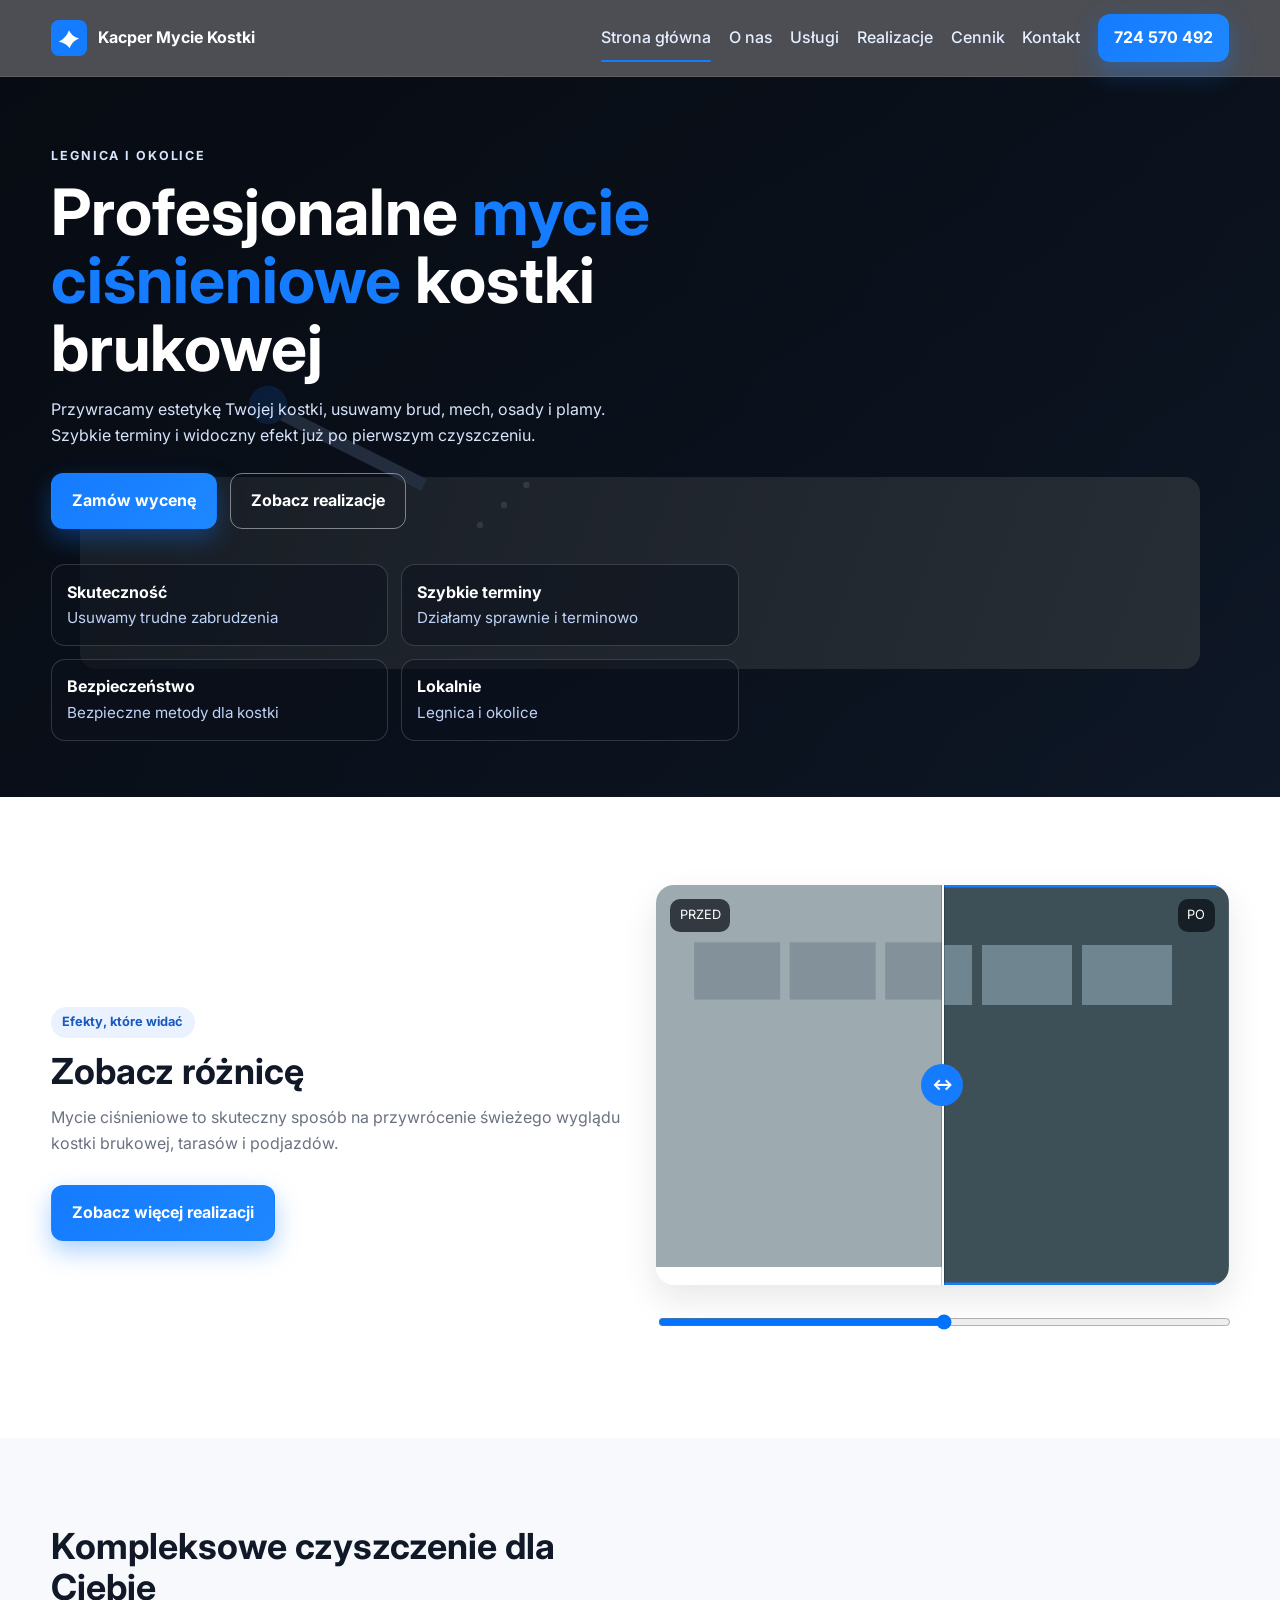
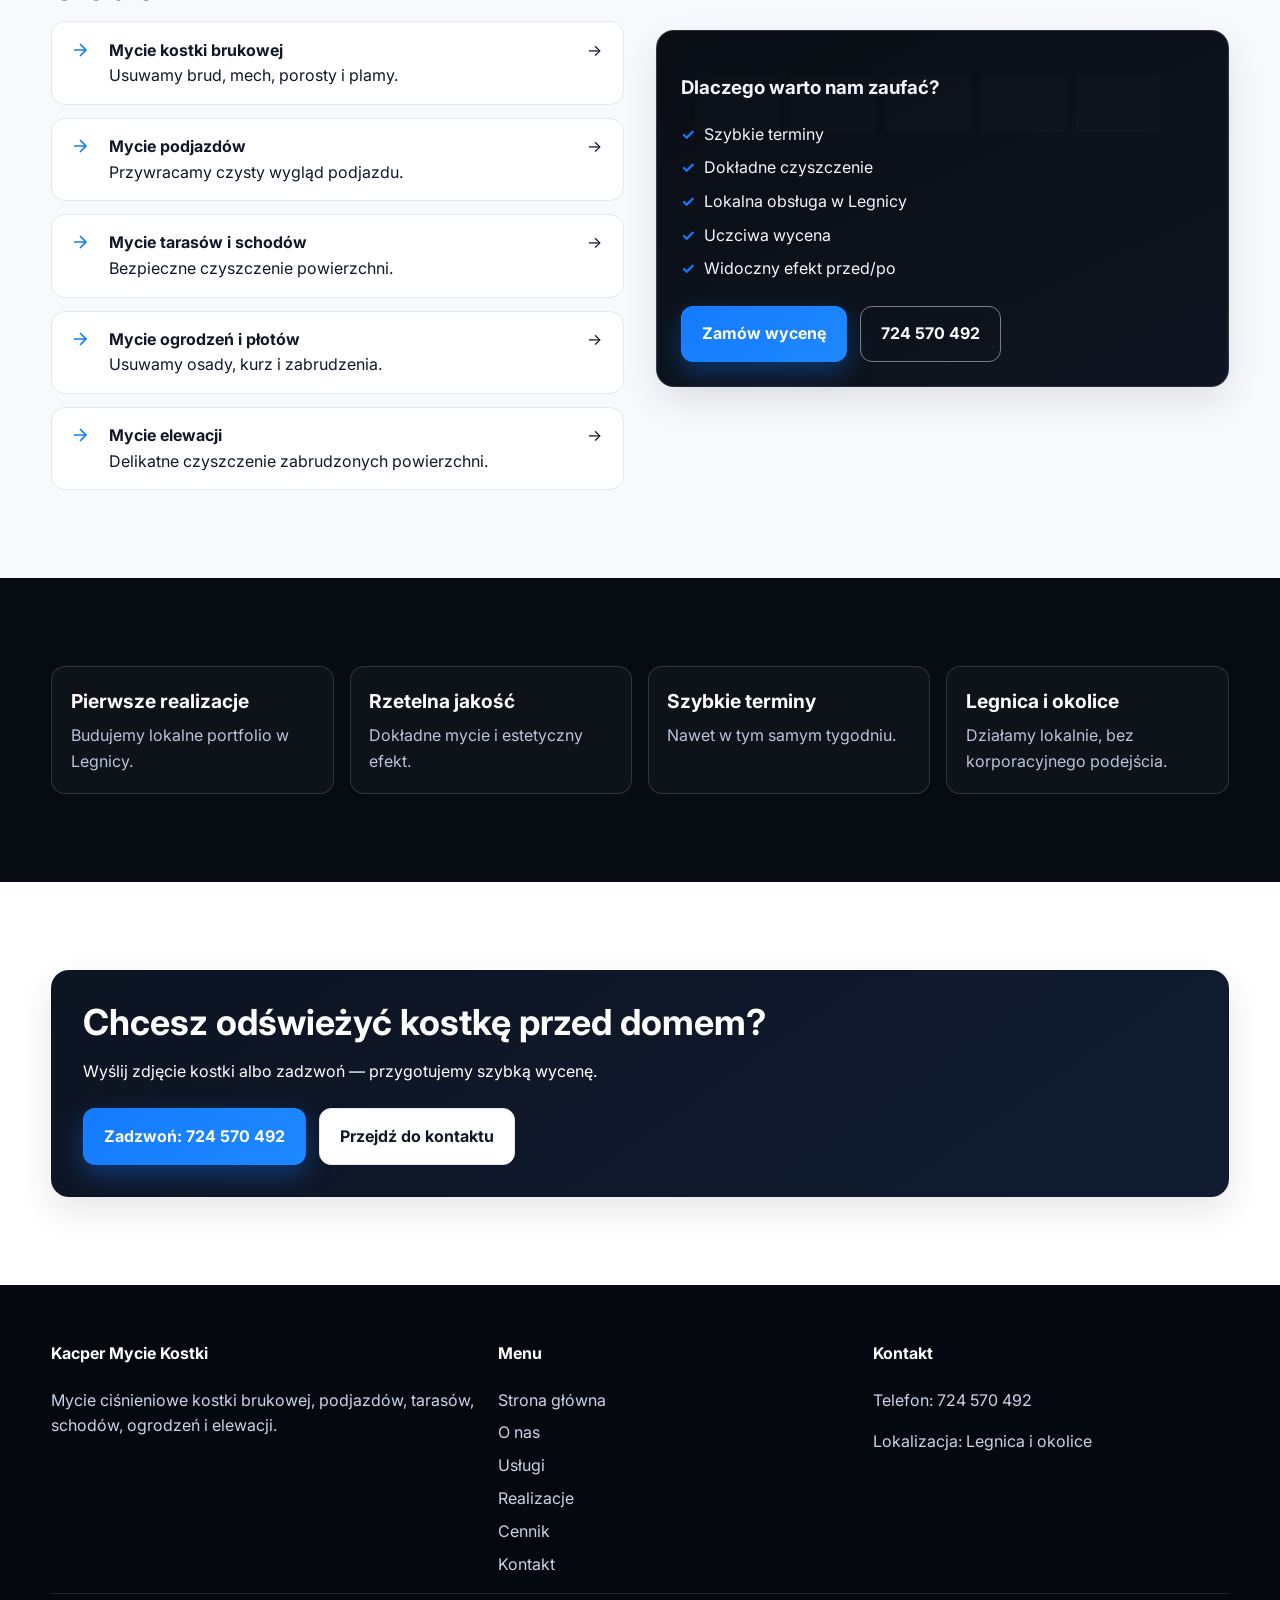
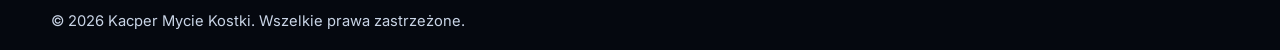
<file: index.html>
<!doctype html>
<html lang="pl">
<head>
  <meta charset="UTF-8" />
  <meta name="viewport" content="width=device-width, initial-scale=1.0" />
  <title>Kacper Mycie Kostki | Profesjonalne mycie ciśnieniowe kostki w Legnicy</title>
  <meta name="description" content="Profesjonalne mycie ciśnieniowe kostki brukowej, podjazdów i tarasów w Legnicy i okolicach. Szybkie terminy, widoczny efekt przed/po i szybka wycena telefoniczna." />
  <link rel="icon" type="image/svg+xml" href="assets/img/favicon.svg" />
  <link rel="preconnect" href="https://fonts.googleapis.com" />
  <link rel="preconnect" href="https://fonts.gstatic.com" crossorigin />
  <link href="https://fonts.googleapis.com/css2?family=Inter:wght@400;500;600;700;800&display=swap" rel="stylesheet" />
  <link rel="stylesheet" href="css/style.css" />
  <script type="application/ld+json">{"@context":"https://schema.org","@type":"LocalBusiness","name":"Kacper Mycie Kostki","areaServed":"Legnica i okolice","telephone":"+48724570492","url":"https://example.com/","description":"Mycie ciśnieniowe kostki brukowej, podjazdów, tarasów i innych powierzchni zewnętrznych.","serviceType":["mycie kostki brukowej","mycie podjazdów","mycie tarasów","mycie ciśnieniowe"]}</script>
</head>
<body data-page="home">
<header class="site-header"><div class="container navbar"><a class="logo" href="index.html"><img src="assets/img/logo.svg" alt="Logo Kacper Mycie Kostki" /><span>Kacper Mycie Kostki</span></a><button class="menu-toggle" aria-label="Otwórz menu" aria-expanded="false"><span></span><span></span><span></span></button><nav class="nav-menu"><a class="nav-link" data-page="home" href="index.html">Strona główna</a><a class="nav-link" data-page="o-nas" href="o-nas.html">O nas</a><a class="nav-link" data-page="uslugi" href="uslugi.html">Usługi</a><a class="nav-link" data-page="realizacje" href="realizacje.html">Realizacje</a><a class="nav-link" data-page="cennik" href="cennik.html">Cennik</a><a class="nav-link" data-page="kontakt" href="kontakt.html">Kontakt</a><a class="phone-btn" href="tel:+48724570492">724 570 492</a></nav></div></header>
<main>
<section class="hero"><div class="container hero-grid"><div class="reveal"><p class="eyebrow">Legnica i okolice</p><h1>Profesjonalne <span class="accent">mycie ciśnieniowe</span> kostki brukowej</h1><p>Przywracamy estetykę Twojej kostki, usuwamy brud, mech, osady i plamy. Szybkie terminy i widoczny efekt już po pierwszym czyszczeniu.</p><div class="hero-actions"><a class="btn btn-primary" href="kontakt.html">Zamów wycenę</a><a class="btn btn-outline" href="realizacje.html">Zobacz realizacje</a></div><div class="hero-benefits"><div class="benefit"><strong>Skuteczność</strong><span>Usuwamy trudne zabrudzenia</span></div><div class="benefit"><strong>Szybkie terminy</strong><span>Działamy sprawnie i terminowo</span></div><div class="benefit"><strong>Bezpieczeństwo</strong><span>Bezpieczne metody dla kostki</span></div><div class="benefit"><strong>Lokalnie</strong><span>Legnica i okolice</span></div></div></div></div></section>
<section class="section"><div class="container grid-2"><div class="reveal"><p class="pill">Efekty, które widać</p><h2 class="section-title">Zobacz różnicę</h2><p class="section-subtitle">Mycie ciśnieniowe to skuteczny sposób na przywrócenie świeżego wyglądu kostki brukowej, tarasów i podjazdów.</p><a class="btn btn-primary" href="realizacje.html">Zobacz więcej realizacji</a></div><div class="reveal"><div class="ba-wrapper"><img src="assets/img/before.svg" alt="Kostka brukowa przed myciem" /><div class="ba-after"><img src="assets/img/after.svg" alt="Kostka brukowa po myciu" /></div><div class="ba-tag before">PRZED</div><div class="ba-tag after">PO</div><div class="ba-line"></div><div class="ba-handle">↔</div></div><input id="ba-range" class="ba-range" type="range" min="0" max="100" value="50" aria-label="Suwak przed i po" /></div></div></section>
<section class="section section-muted"><div class="container grid-2"><div class="reveal"><h2 class="section-title">Kompleksowe czyszczenie dla Ciebie</h2><div class="service-list"><article class="service-item"><svg width="24" height="24" viewBox="0 0 24 24" fill="none"><path d="M6 12h12M12 6l6 6-6 6" stroke="currentColor" stroke-width="1.7"/></svg><div><strong>Mycie kostki brukowej</strong><br />Usuwamy brud, mech, porosty i plamy.</div><span>→</span></article><article class="service-item"><svg width="24" height="24" viewBox="0 0 24 24" fill="none"><path d="M6 12h12M12 6l6 6-6 6" stroke="currentColor" stroke-width="1.7"/></svg><div><strong>Mycie podjazdów</strong><br />Przywracamy czysty wygląd podjazdu.</div><span>→</span></article><article class="service-item"><svg width="24" height="24" viewBox="0 0 24 24" fill="none"><path d="M6 12h12M12 6l6 6-6 6" stroke="currentColor" stroke-width="1.7"/></svg><div><strong>Mycie tarasów i schodów</strong><br />Bezpieczne czyszczenie powierzchni.</div><span>→</span></article><article class="service-item"><svg width="24" height="24" viewBox="0 0 24 24" fill="none"><path d="M6 12h12M12 6l6 6-6 6" stroke="currentColor" stroke-width="1.7"/></svg><div><strong>Mycie ogrodzeń i płotów</strong><br />Usuwamy osady, kurz i zabrudzenia.</div><span>→</span></article><article class="service-item"><svg width="24" height="24" viewBox="0 0 24 24" fill="none"><path d="M6 12h12M12 6l6 6-6 6" stroke="currentColor" stroke-width="1.7"/></svg><div><strong>Mycie elewacji</strong><br />Delikatne czyszczenie zabrudzonych powierzchni.</div><span>→</span></article></div></div><div class="trust-card reveal"><h3>Dlaczego warto nam zaufać?</h3><ul class="tick-list"><li>Szybkie terminy</li><li>Dokładne czyszczenie</li><li>Lokalna obsługa w Legnicy</li><li>Uczciwa wycena</li><li>Widoczny efekt przed/po</li></ul><div class="hero-actions"><a class="btn btn-primary" href="kontakt.html">Zamów wycenę</a><a class="btn btn-outline" href="tel:+48724570492">724 570 492</a></div></div></div></section>
<section class="section section-dark"><div class="container stats-grid reveal"><article class="stat"><h3>Pierwsze realizacje</h3><p>Budujemy lokalne portfolio w Legnicy.</p></article><article class="stat"><h3>Rzetelna jakość</h3><p>Dokładne mycie i estetyczny efekt.</p></article><article class="stat"><h3>Szybkie terminy</h3><p>Nawet w tym samym tygodniu.</p></article><article class="stat"><h3>Legnica i okolice</h3><p>Działamy lokalnie, bez korporacyjnego podejścia.</p></article></div></section>
<section class="section"><div class="container cta-box reveal"><h2 class="section-title">Chcesz odświeżyć kostkę przed domem?</h2><p>Wyślij zdjęcie kostki albo zadzwoń — przygotujemy szybką wycenę.</p><div class="hero-actions"><a class="btn btn-primary" href="tel:+48724570492">Zadzwoń: 724 570 492</a><a class="btn btn-light" href="kontakt.html">Przejdź do kontaktu</a></div></div></section>
</main>
<footer class="site-footer"><div class="container footer-grid"><div><h4>Kacper Mycie Kostki</h4><p>Mycie ciśnieniowe kostki brukowej, podjazdów, tarasów, schodów, ogrodzeń i elewacji.</p></div><div><h4>Menu</h4><nav class="footer-nav"><a href="index.html">Strona główna</a><a href="o-nas.html">O nas</a><a href="uslugi.html">Usługi</a><a href="realizacje.html">Realizacje</a><a href="cennik.html">Cennik</a><a href="kontakt.html">Kontakt</a></nav></div><div><h4>Kontakt</h4><p>Telefon: <a href="tel:+48724570492">724 570 492</a></p><p>Lokalizacja: Legnica i okolice</p></div></div><div class="container footer-bottom">© <span id="year">2026</span> Kacper Mycie Kostki. Wszelkie prawa zastrzeżone.</div></footer>
<script src="js/main.js"></script>
</body>
</html>
</file>
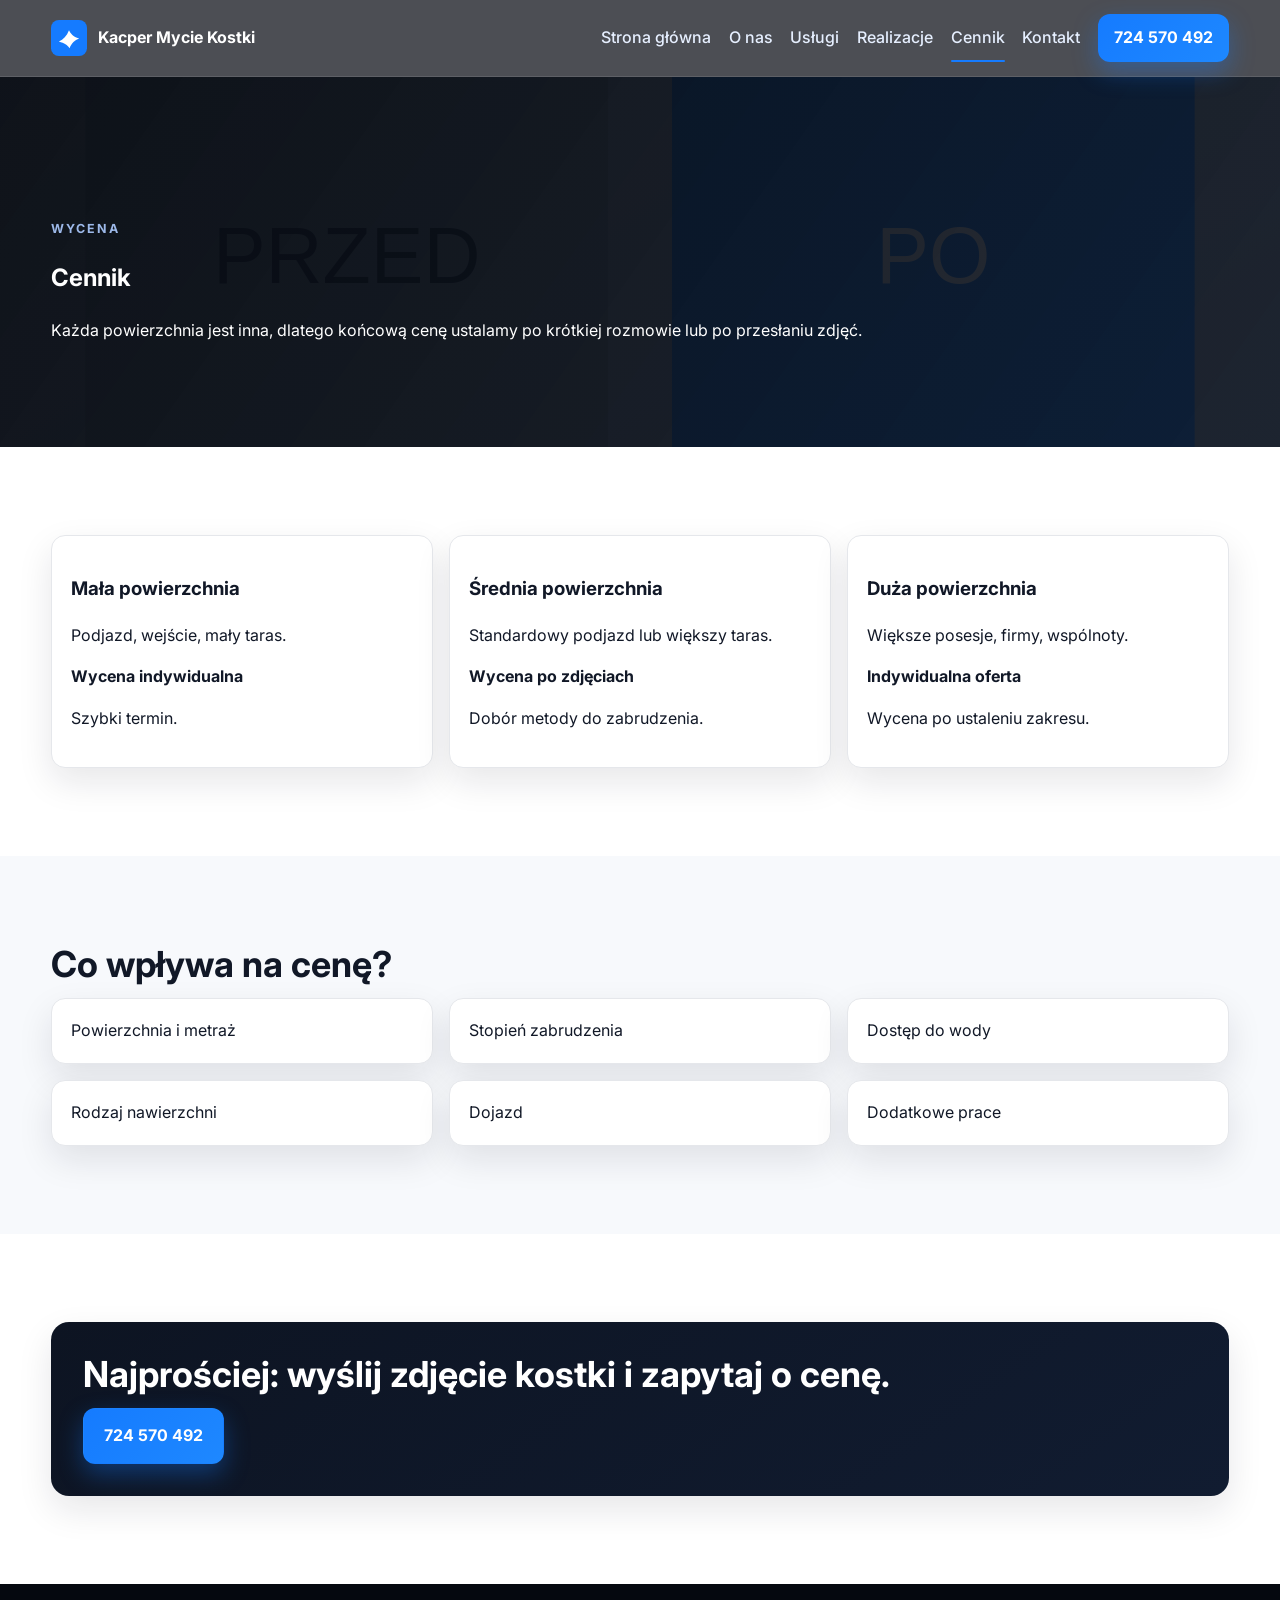
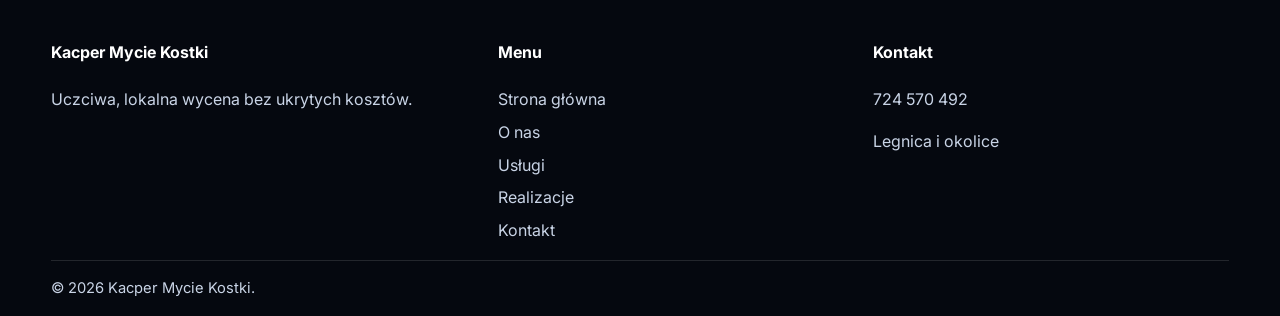
<file: cennik.html>
<!doctype html>
<html lang="pl">
<head>
  <meta charset="UTF-8" />
  <meta name="viewport" content="width=device-width, initial-scale=1.0" />
  <title>Cennik | Orientacyjna wycena mycia kostki</title>
  <meta name="description" content="Orientacyjny cennik mycia kostki i powierzchni zewnętrznych. Końcowa cena ustalana indywidualnie po rozmowie lub zdjęciach." />
  <link rel="icon" type="image/svg+xml" href="assets/img/favicon.svg" />
  <link rel="preconnect" href="https://fonts.googleapis.com" /><link rel="preconnect" href="https://fonts.gstatic.com" crossorigin />
  <link href="https://fonts.googleapis.com/css2?family=Inter:wght@400;500;600;700;800&display=swap" rel="stylesheet" />
  <link rel="stylesheet" href="css/style.css" />
</head>
<body data-page="cennik">
<header class="site-header"><div class="container navbar"><a class="logo" href="index.html"><img src="assets/img/logo.svg" alt="Logo" /><span>Kacper Mycie Kostki</span></a><button class="menu-toggle" aria-label="Otwórz menu" aria-expanded="false"><span></span><span></span><span></span></button><nav class="nav-menu"><a class="nav-link" data-page="home" href="index.html">Strona główna</a><a class="nav-link" data-page="o-nas" href="o-nas.html">O nas</a><a class="nav-link" data-page="uslugi" href="uslugi.html">Usługi</a><a class="nav-link" data-page="realizacje" href="realizacje.html">Realizacje</a><a class="nav-link" data-page="cennik" href="cennik.html">Cennik</a><a class="nav-link" data-page="kontakt" href="kontakt.html">Kontakt</a><a class="phone-btn" href="tel:+48724570492">724 570 492</a></nav></div></header>
<main>
<section class="page-hero"><div class="container reveal"><p class="eyebrow">Wycena</p><h1>Cennik</h1><p>Każda powierzchnia jest inna, dlatego końcową cenę ustalamy po krótkiej rozmowie lub po przesłaniu zdjęć.</p></div></section>
<section class="section"><div class="container cards-grid"><article class="card reveal"><h3>Mała powierzchnia</h3><p>Podjazd, wejście, mały taras.</p><p><strong>Wycena indywidualna</strong></p><p>Szybki termin.</p></article><article class="card reveal"><h3>Średnia powierzchnia</h3><p>Standardowy podjazd lub większy taras.</p><p><strong>Wycena po zdjęciach</strong></p><p>Dobór metody do zabrudzenia.</p></article><article class="card reveal"><h3>Duża powierzchnia</h3><p>Większe posesje, firmy, wspólnoty.</p><p><strong>Indywidualna oferta</strong></p><p>Wycena po ustaleniu zakresu.</p></article></div></section>
<section class="section section-muted"><div class="container"><h2 class="section-title reveal">Co wpływa na cenę?</h2><div class="cards-grid"><article class="card reveal">Powierzchnia i metraż</article><article class="card reveal">Stopień zabrudzenia</article><article class="card reveal">Dostęp do wody</article><article class="card reveal">Rodzaj nawierzchni</article><article class="card reveal">Dojazd</article><article class="card reveal">Dodatkowe prace</article></div></div></section>
<section class="section"><div class="container cta-box reveal"><h2 class="section-title">Najprościej: wyślij zdjęcie kostki i zapytaj o cenę.</h2><a class="btn btn-primary" href="tel:+48724570492">724 570 492</a></div></section>
</main>
<footer class="site-footer"><div class="container footer-grid"><div><h4>Kacper Mycie Kostki</h4><p>Uczciwa, lokalna wycena bez ukrytych kosztów.</p></div><div><h4>Menu</h4><nav class="footer-nav"><a href="index.html">Strona główna</a><a href="o-nas.html">O nas</a><a href="uslugi.html">Usługi</a><a href="realizacje.html">Realizacje</a><a href="kontakt.html">Kontakt</a></nav></div><div><h4>Kontakt</h4><p><a href="tel:+48724570492">724 570 492</a></p><p>Legnica i okolice</p></div></div><div class="container footer-bottom">© <span id="year">2026</span> Kacper Mycie Kostki.</div></footer>
<script src="js/main.js"></script>
</body>
</html>
</file>
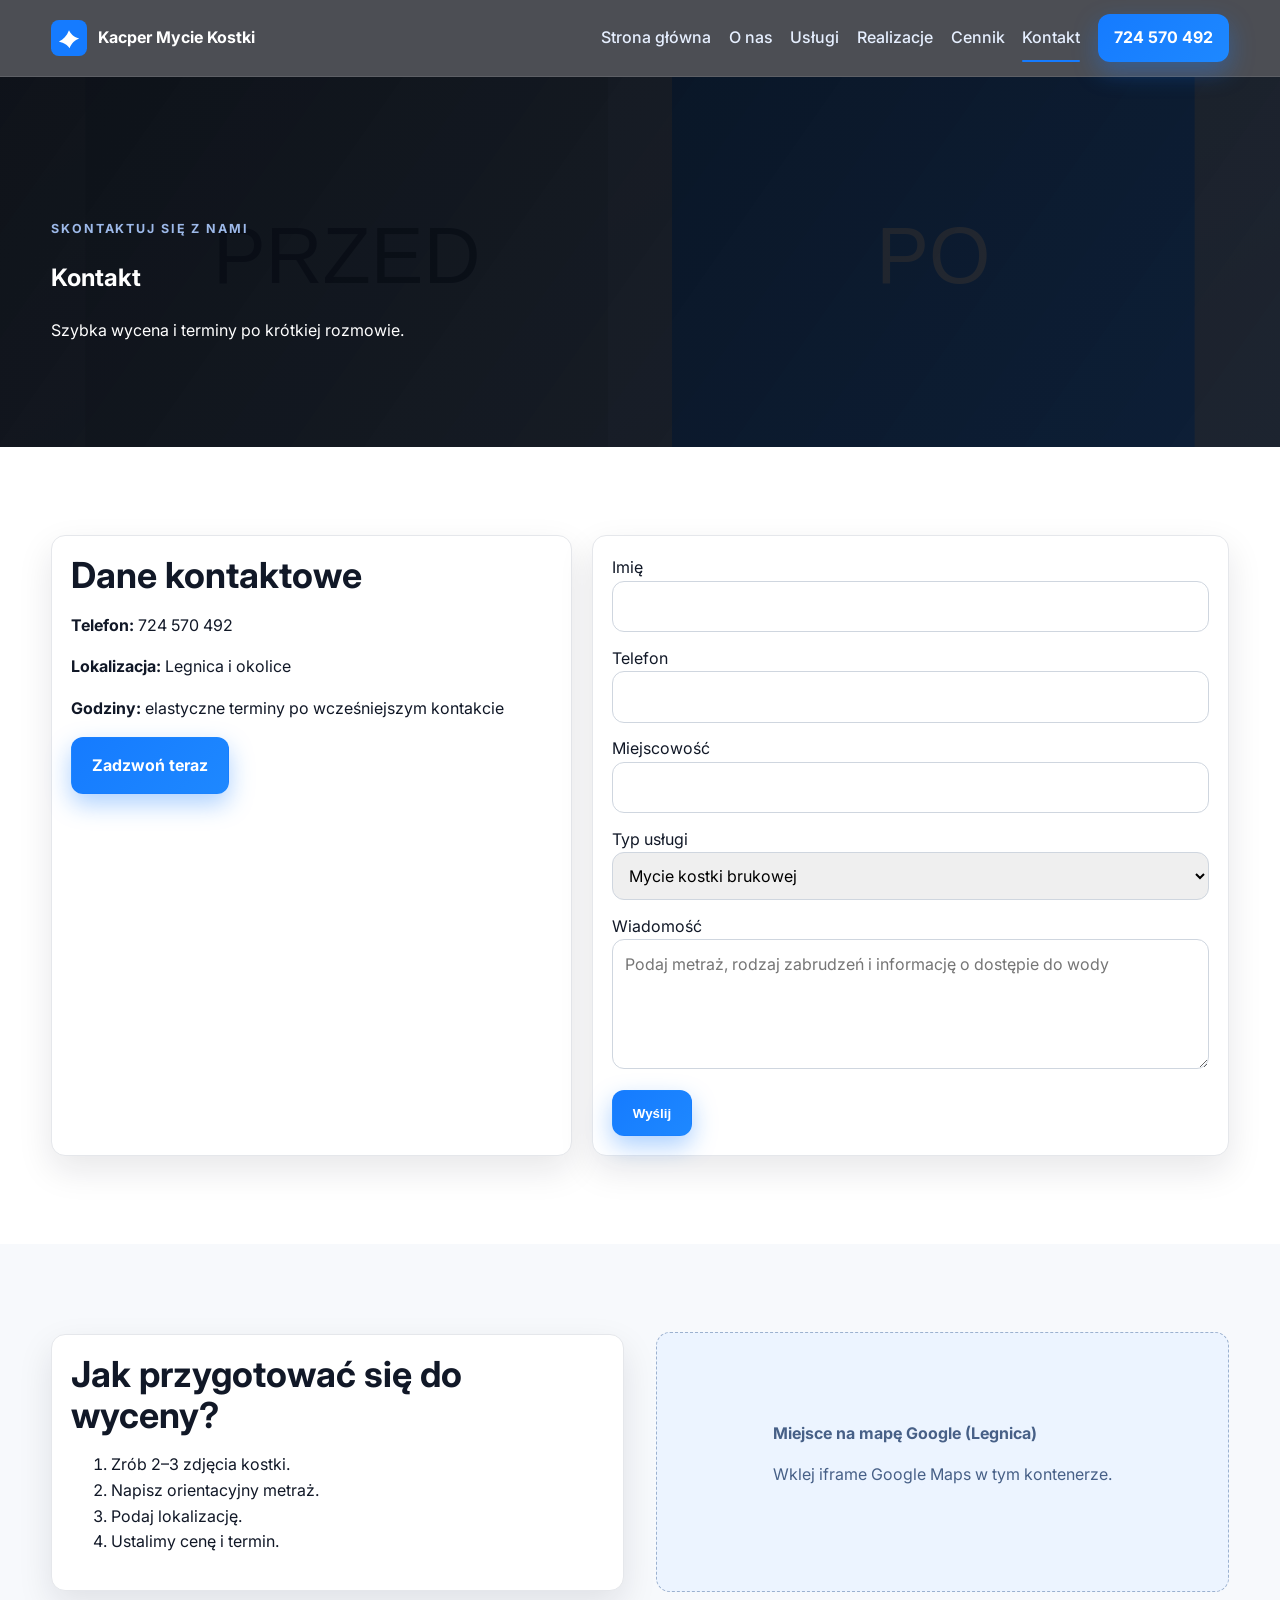
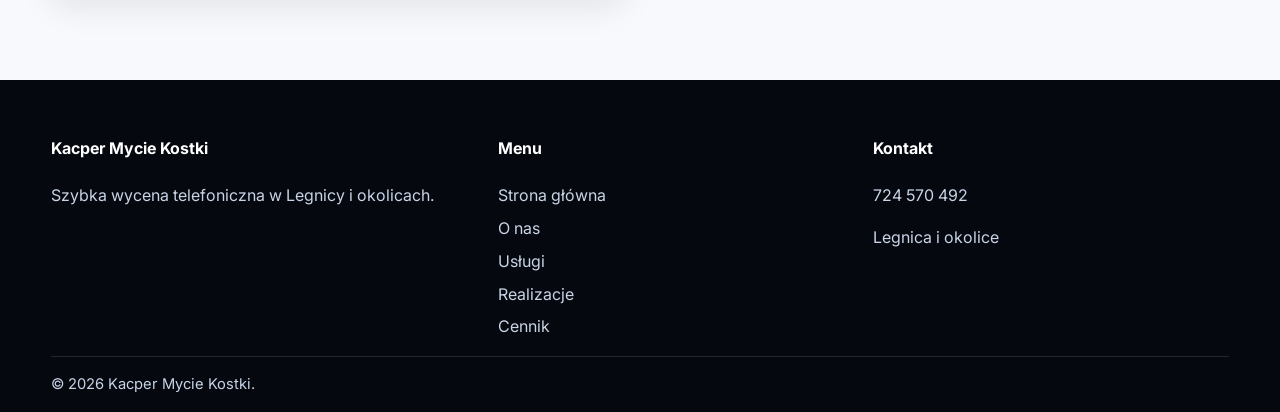
<file: kontakt.html>
<!doctype html>
<html lang="pl">
<head>
  <meta charset="UTF-8" />
  <meta name="viewport" content="width=device-width, initial-scale=1.0" />
  <title>Kontakt | Kacper Mycie Kostki Legnica</title>
  <meta name="description" content="Szybki kontakt i wycena mycia kostki w Legnicy. Zadzwoń: 724 570 492 lub wyślij formularz." />
  <link rel="icon" type="image/svg+xml" href="assets/img/favicon.svg" />
  <link rel="preconnect" href="https://fonts.googleapis.com" /><link rel="preconnect" href="https://fonts.gstatic.com" crossorigin />
  <link href="https://fonts.googleapis.com/css2?family=Inter:wght@400;500;600;700;800&display=swap" rel="stylesheet" />
  <link rel="stylesheet" href="css/style.css" />
</head>
<body data-page="kontakt">
<header class="site-header"><div class="container navbar"><a class="logo" href="index.html"><img src="assets/img/logo.svg" alt="Logo" /><span>Kacper Mycie Kostki</span></a><button class="menu-toggle" aria-label="Otwórz menu" aria-expanded="false"><span></span><span></span><span></span></button><nav class="nav-menu"><a class="nav-link" data-page="home" href="index.html">Strona główna</a><a class="nav-link" data-page="o-nas" href="o-nas.html">O nas</a><a class="nav-link" data-page="uslugi" href="uslugi.html">Usługi</a><a class="nav-link" data-page="realizacje" href="realizacje.html">Realizacje</a><a class="nav-link" data-page="cennik" href="cennik.html">Cennik</a><a class="nav-link" data-page="kontakt" href="kontakt.html">Kontakt</a><a class="phone-btn" href="tel:+48724570492">724 570 492</a></nav></div></header>
<main>
<section class="page-hero"><div class="container reveal"><p class="eyebrow">Skontaktuj się z nami</p><h1>Kontakt</h1><p>Szybka wycena i terminy po krótkiej rozmowie.</p></div></section>
<section class="section"><div class="container contact-grid"><article class="card reveal"><h2 class="section-title">Dane kontaktowe</h2><p><strong>Telefon:</strong> <a href="tel:+48724570492">724 570 492</a></p><p><strong>Lokalizacja:</strong> Legnica i okolice</p><p><strong>Godziny:</strong> elastyczne terminy po wcześniejszym kontakcie</p><a class="btn btn-primary" href="tel:+48724570492">Zadzwoń teraz</a></article>
<form class="card reveal" action="#" method="post">
  <!-- Aby podpiąć Formspree, wstaw endpoint do action="https://formspree.io/f/XXXXX" -->
  <div class="form-group"><label for="name">Imię</label><input id="name" name="name" required /></div>
  <div class="form-group"><label for="phone">Telefon</label><input id="phone" name="phone" type="tel" required /></div>
  <div class="form-group"><label for="city">Miejscowość</label><input id="city" name="city" required /></div>
  <div class="form-group"><label for="service">Typ usługi</label><select id="service" name="service"><option>Mycie kostki brukowej</option><option>Mycie podjazdu</option><option>Mycie tarasu</option><option>Mycie schodów</option><option>Mycie ogrodzenia</option><option>Mycie elewacji</option></select></div>
  <div class="form-group"><label for="message">Wiadomość</label><textarea id="message" name="message" placeholder="Podaj metraż, rodzaj zabrudzeń i informację o dostępie do wody"></textarea></div>
  <button class="btn btn-primary" type="submit">Wyślij</button>
</form></div></section>
<section class="section section-muted"><div class="container grid-2"><article class="card reveal"><h2 class="section-title">Jak przygotować się do wyceny?</h2><ol><li>Zrób 2–3 zdjęcia kostki.</li><li>Napisz orientacyjny metraż.</li><li>Podaj lokalizację.</li><li>Ustalimy cenę i termin.</li></ol></article><article class="map-placeholder reveal"><div><strong>Miejsce na mapę Google (Legnica)</strong><p>Wklej iframe Google Maps w tym kontenerze.</p></div></article></div></section>
</main>
<footer class="site-footer"><div class="container footer-grid"><div><h4>Kacper Mycie Kostki</h4><p>Szybka wycena telefoniczna w Legnicy i okolicach.</p></div><div><h4>Menu</h4><nav class="footer-nav"><a href="index.html">Strona główna</a><a href="o-nas.html">O nas</a><a href="uslugi.html">Usługi</a><a href="realizacje.html">Realizacje</a><a href="cennik.html">Cennik</a></nav></div><div><h4>Kontakt</h4><p><a href="tel:+48724570492">724 570 492</a></p><p>Legnica i okolice</p></div></div><div class="container footer-bottom">© <span id="year">2026</span> Kacper Mycie Kostki.</div></footer>
<script src="js/main.js"></script>
</body></html>
</file>
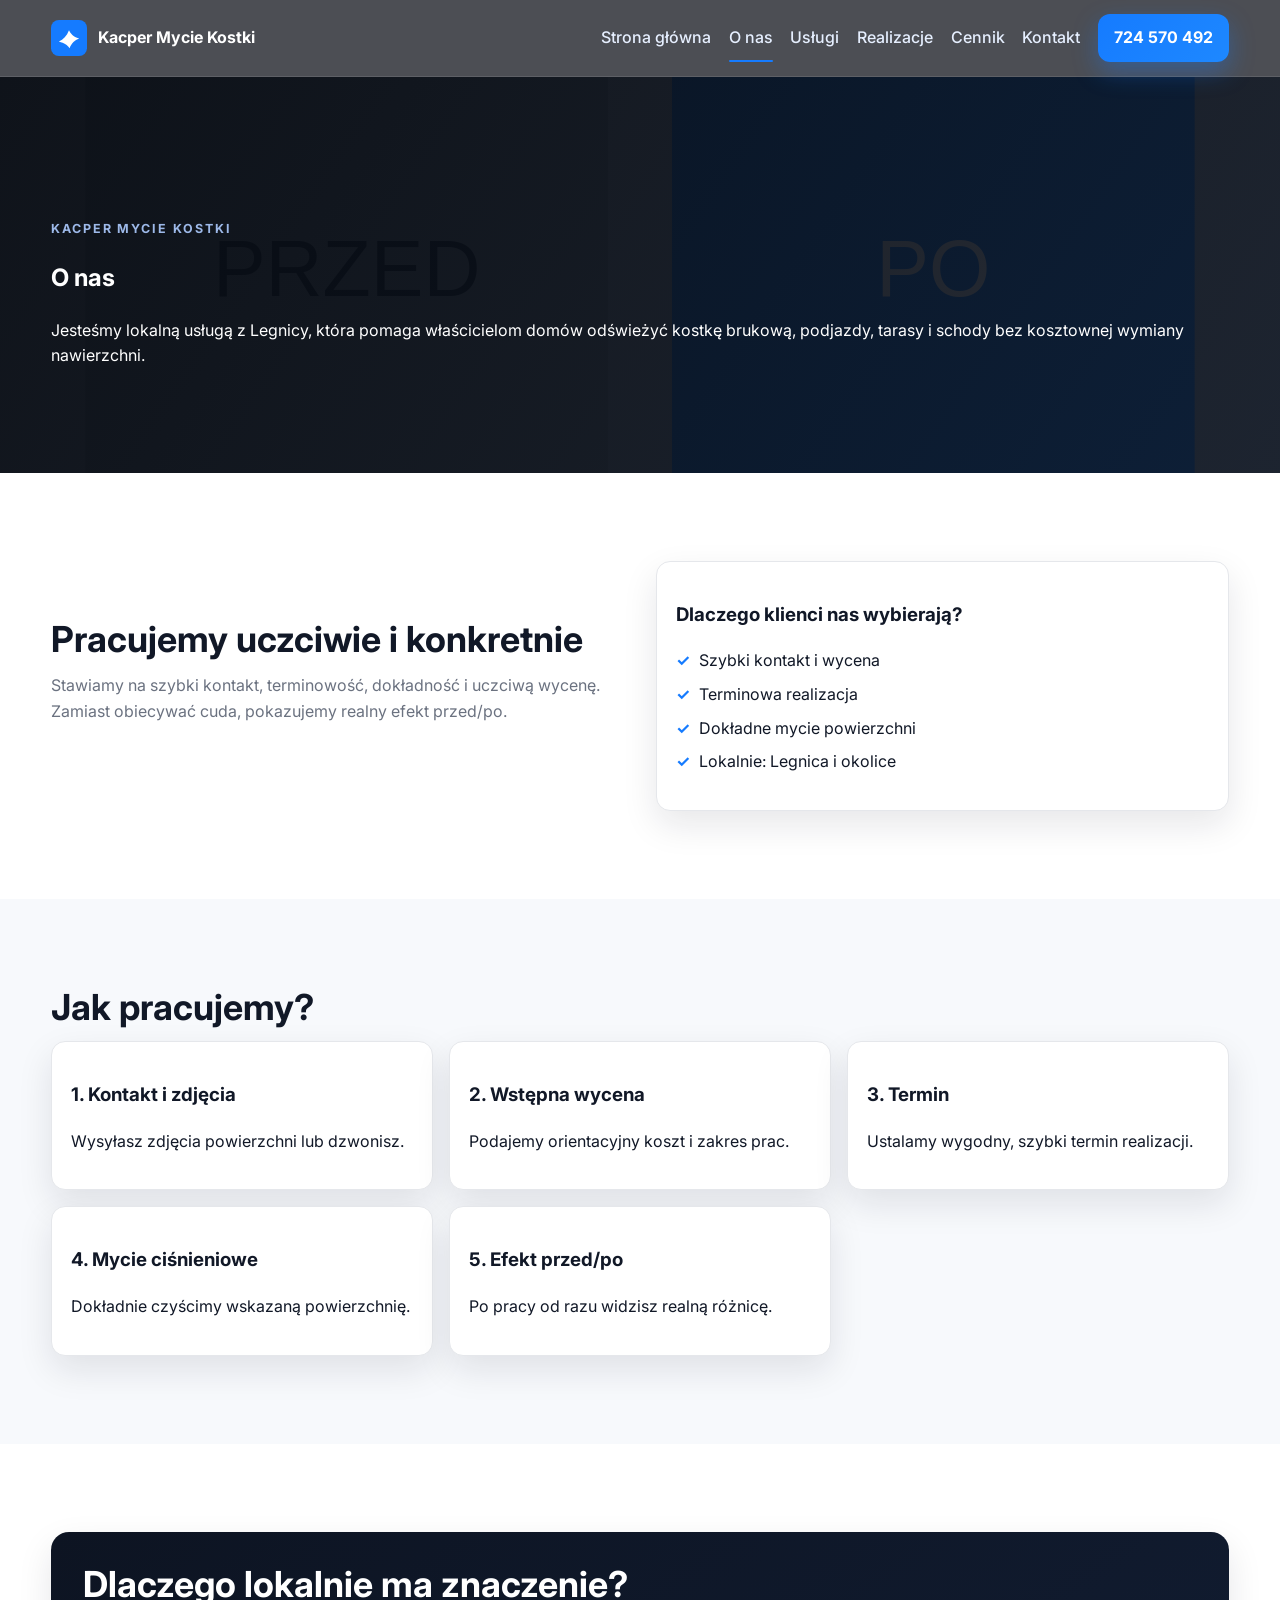
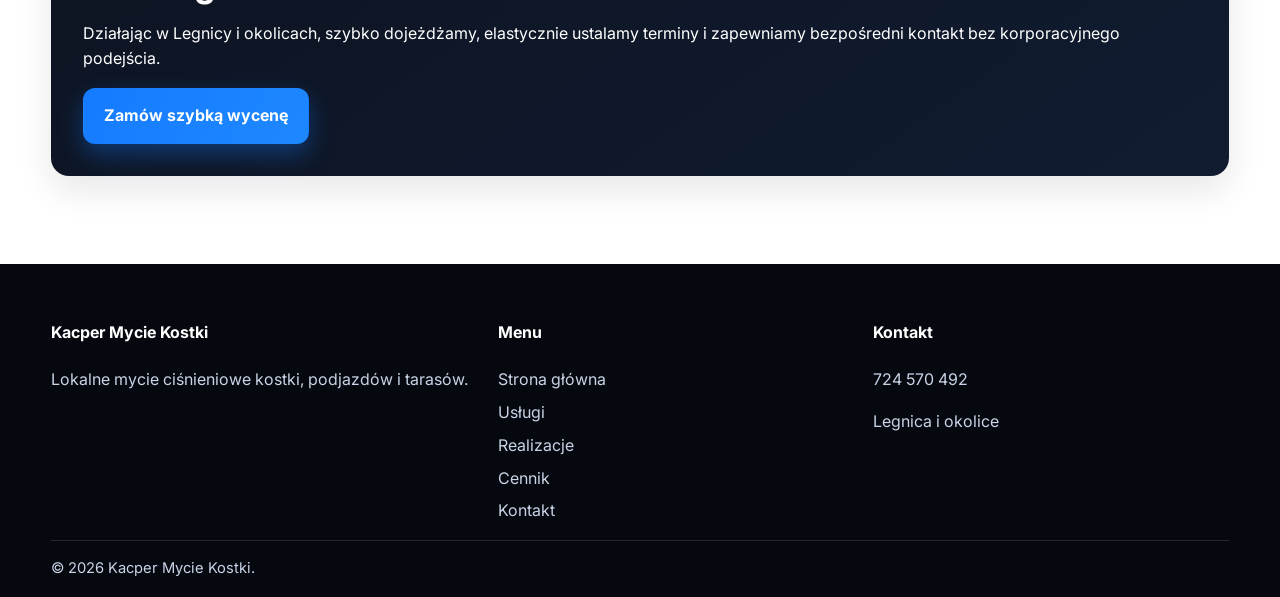
<file: o-nas.html>
<!doctype html><html lang="pl"><head>
<meta charset="UTF-8" /><meta name="viewport" content="width=device-width, initial-scale=1.0" />
<title>O nas | Kacper Mycie Kostki Legnica</title>
<meta name="description" content="Poznaj lokalną firmę Kacper Mycie Kostki. Terminowe i dokładne mycie ciśnieniowe w Legnicy i okolicach." />
<link rel="icon" type="image/svg+xml" href="assets/img/favicon.svg" />
<link rel="preconnect" href="https://fonts.googleapis.com" /><link rel="preconnect" href="https://fonts.gstatic.com" crossorigin />
<link href="https://fonts.googleapis.com/css2?family=Inter:wght@400;500;600;700;800&display=swap" rel="stylesheet" />
<link rel="stylesheet" href="css/style.css" /></head>
<body data-page="o-nas">
<header class="site-header"><div class="container navbar"><a class="logo" href="index.html"><img src="assets/img/logo.svg" alt="Logo" /><span>Kacper Mycie Kostki</span></a><button class="menu-toggle" aria-label="Otwórz menu" aria-expanded="false"><span></span><span></span><span></span></button><nav class="nav-menu"><a class="nav-link" data-page="home" href="index.html">Strona główna</a><a class="nav-link" data-page="o-nas" href="o-nas.html">O nas</a><a class="nav-link" data-page="uslugi" href="uslugi.html">Usługi</a><a class="nav-link" data-page="realizacje" href="realizacje.html">Realizacje</a><a class="nav-link" data-page="cennik" href="cennik.html">Cennik</a><a class="nav-link" data-page="kontakt" href="kontakt.html">Kontakt</a><a class="phone-btn" href="tel:+48724570492">724 570 492</a></nav></div></header>
<main>
<section class="page-hero"><div class="container reveal"><p class="eyebrow">Kacper Mycie Kostki</p><h1>O nas</h1><p>Jesteśmy lokalną usługą z Legnicy, która pomaga właścicielom domów odświeżyć kostkę brukową, podjazdy, tarasy i schody bez kosztownej wymiany nawierzchni.</p></div></section>
<section class="section"><div class="container grid-2"><div class="reveal"><h2 class="section-title">Pracujemy uczciwie i konkretnie</h2><p class="section-subtitle">Stawiamy na szybki kontakt, terminowość, dokładność i uczciwą wycenę. Zamiast obiecywać cuda, pokazujemy realny efekt przed/po.</p></div><div class="card reveal"><h3>Dlaczego klienci nas wybierają?</h3><ul class="tick-list"><li>Szybki kontakt i wycena</li><li>Terminowa realizacja</li><li>Dokładne mycie powierzchni</li><li>Lokalnie: Legnica i okolice</li></ul></div></div></section>
<section class="section section-muted"><div class="container"><h2 class="section-title reveal">Jak pracujemy?</h2><div class="cards-grid"><article class="card reveal"><h3>1. Kontakt i zdjęcia</h3><p>Wysyłasz zdjęcia powierzchni lub dzwonisz.</p></article><article class="card reveal"><h3>2. Wstępna wycena</h3><p>Podajemy orientacyjny koszt i zakres prac.</p></article><article class="card reveal"><h3>3. Termin</h3><p>Ustalamy wygodny, szybki termin realizacji.</p></article><article class="card reveal"><h3>4. Mycie ciśnieniowe</h3><p>Dokładnie czyścimy wskazaną powierzchnię.</p></article><article class="card reveal"><h3>5. Efekt przed/po</h3><p>Po pracy od razu widzisz realną różnicę.</p></article></div></div></section>
<section class="section"><div class="container cta-box reveal"><h2 class="section-title">Dlaczego lokalnie ma znaczenie?</h2><p>Działając w Legnicy i okolicach, szybko dojeżdżamy, elastycznie ustalamy terminy i zapewniamy bezpośredni kontakt bez korporacyjnego podejścia.</p><a class="btn btn-primary" href="kontakt.html">Zamów szybką wycenę</a></div></section>
</main>
<footer class="site-footer"><div class="container footer-grid"><div><h4>Kacper Mycie Kostki</h4><p>Lokalne mycie ciśnieniowe kostki, podjazdów i tarasów.</p></div><div><h4>Menu</h4><nav class="footer-nav"><a href="index.html">Strona główna</a><a href="uslugi.html">Usługi</a><a href="realizacje.html">Realizacje</a><a href="cennik.html">Cennik</a><a href="kontakt.html">Kontakt</a></nav></div><div><h4>Kontakt</h4><p><a href="tel:+48724570492">724 570 492</a></p><p>Legnica i okolice</p></div></div><div class="container footer-bottom">© <span id="year">2026</span> Kacper Mycie Kostki.</div></footer>
<script src="js/main.js"></script></body></html>
</file>
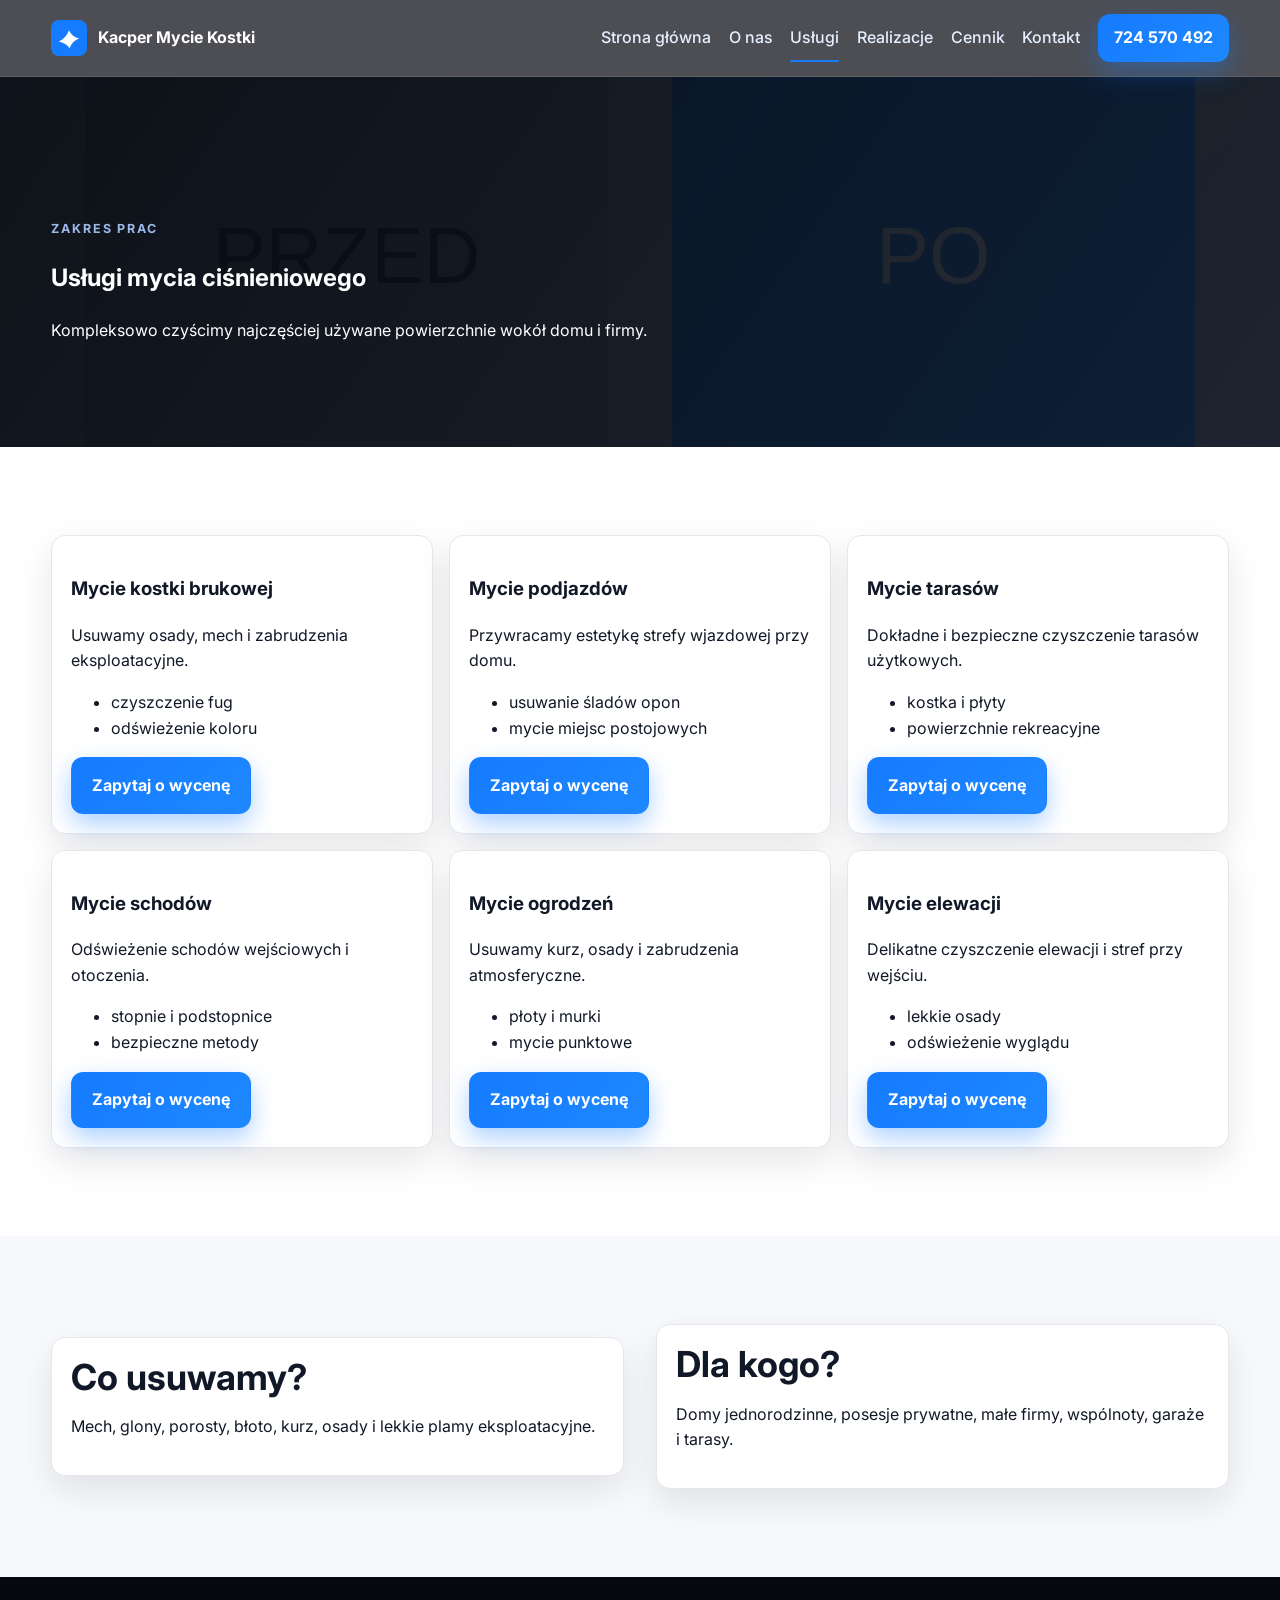
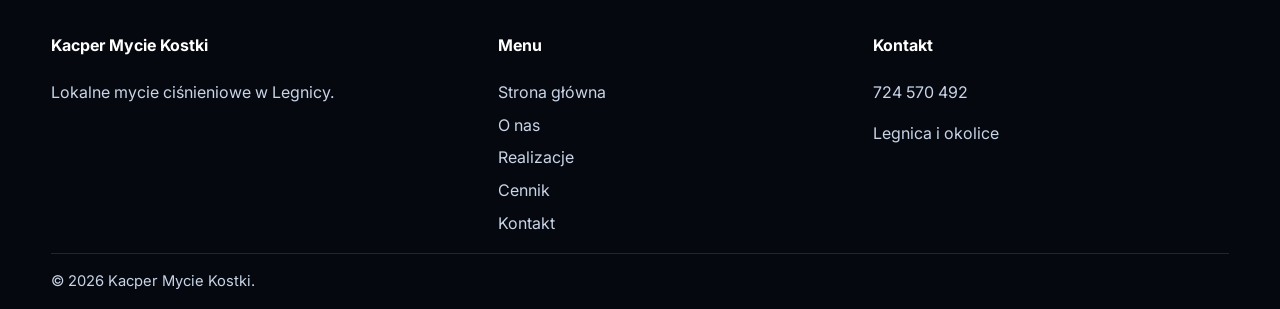
<file: uslugi.html>
<!doctype html>
<html lang="pl">
<head>
  <meta charset="UTF-8" />
  <meta name="viewport" content="width=device-width, initial-scale=1.0" />
  <title>Usługi | Mycie kostki i powierzchni zewnętrznych w Legnicy</title>
  <meta name="description" content="Sprawdź pełną ofertę: mycie kostki brukowej, podjazdów, tarasów, schodów, ogrodzeń i elewacji w Legnicy i okolicach." />
  <link rel="icon" type="image/svg+xml" href="assets/img/favicon.svg" />
  <link rel="preconnect" href="https://fonts.googleapis.com" />
  <link rel="preconnect" href="https://fonts.gstatic.com" crossorigin />
  <link href="https://fonts.googleapis.com/css2?family=Inter:wght@400;500;600;700;800&display=swap" rel="stylesheet" />
  <link rel="stylesheet" href="css/style.css" />
</head>
<body data-page="uslugi">
  <header class="site-header"><div class="container navbar"><a class="logo" href="index.html"><img src="assets/img/logo.svg" alt="Logo" /><span>Kacper Mycie Kostki</span></a><button class="menu-toggle" aria-label="Otwórz menu" aria-expanded="false"><span></span><span></span><span></span></button><nav class="nav-menu"><a class="nav-link" data-page="home" href="index.html">Strona główna</a><a class="nav-link" data-page="o-nas" href="o-nas.html">O nas</a><a class="nav-link" data-page="uslugi" href="uslugi.html">Usługi</a><a class="nav-link" data-page="realizacje" href="realizacje.html">Realizacje</a><a class="nav-link" data-page="cennik" href="cennik.html">Cennik</a><a class="nav-link" data-page="kontakt" href="kontakt.html">Kontakt</a><a class="phone-btn" href="tel:+48724570492">724 570 492</a></nav></div></header>

  <main>
    <section class="page-hero"><div class="container reveal"><p class="eyebrow">Zakres prac</p><h1>Usługi mycia ciśnieniowego</h1><p>Kompleksowo czyścimy najczęściej używane powierzchnie wokół domu i firmy.</p></div></section>
    <section class="section"><div class="container"><div class="cards-grid">
      <article class="card reveal"><h3>Mycie kostki brukowej</h3><p>Usuwamy osady, mech i zabrudzenia eksploatacyjne.</p><ul><li>czyszczenie fug</li><li>odświeżenie koloru</li></ul><a class="btn btn-primary" href="kontakt.html">Zapytaj o wycenę</a></article>
      <article class="card reveal"><h3>Mycie podjazdów</h3><p>Przywracamy estetykę strefy wjazdowej przy domu.</p><ul><li>usuwanie śladów opon</li><li>mycie miejsc postojowych</li></ul><a class="btn btn-primary" href="kontakt.html">Zapytaj o wycenę</a></article>
      <article class="card reveal"><h3>Mycie tarasów</h3><p>Dokładne i bezpieczne czyszczenie tarasów użytkowych.</p><ul><li>kostka i płyty</li><li>powierzchnie rekreacyjne</li></ul><a class="btn btn-primary" href="kontakt.html">Zapytaj o wycenę</a></article>
      <article class="card reveal"><h3>Mycie schodów</h3><p>Odświeżenie schodów wejściowych i otoczenia.</p><ul><li>stopnie i podstopnice</li><li>bezpieczne metody</li></ul><a class="btn btn-primary" href="kontakt.html">Zapytaj o wycenę</a></article>
      <article class="card reveal"><h3>Mycie ogrodzeń</h3><p>Usuwamy kurz, osady i zabrudzenia atmosferyczne.</p><ul><li>płoty i murki</li><li>mycie punktowe</li></ul><a class="btn btn-primary" href="kontakt.html">Zapytaj o wycenę</a></article>
      <article class="card reveal"><h3>Mycie elewacji</h3><p>Delikatne czyszczenie elewacji i stref przy wejściu.</p><ul><li>lekkie osady</li><li>odświeżenie wyglądu</li></ul><a class="btn btn-primary" href="kontakt.html">Zapytaj o wycenę</a></article>
    </div></div></section>

    <section class="section section-muted"><div class="container grid-2"><div class="card reveal"><h2 class="section-title">Co usuwamy?</h2><p>Mech, glony, porosty, błoto, kurz, osady i lekkie plamy eksploatacyjne.</p></div><div class="card reveal"><h2 class="section-title">Dla kogo?</h2><p>Domy jednorodzinne, posesje prywatne, małe firmy, wspólnoty, garaże i tarasy.</p></div></div></section>
  </main>

  <footer class="site-footer"><div class="container footer-grid"><div><h4>Kacper Mycie Kostki</h4><p>Lokalne mycie ciśnieniowe w Legnicy.</p></div><div><h4>Menu</h4><nav class="footer-nav"><a href="index.html">Strona główna</a><a href="o-nas.html">O nas</a><a href="realizacje.html">Realizacje</a><a href="cennik.html">Cennik</a><a href="kontakt.html">Kontakt</a></nav></div><div><h4>Kontakt</h4><p><a href="tel:+48724570492">724 570 492</a></p><p>Legnica i okolice</p></div></div><div class="container footer-bottom">© <span id="year">2026</span> Kacper Mycie Kostki.</div></footer>
  <script src="js/main.js"></script>
</body>
</html>
</file>
<file: css/style.css>
:root {
  --dark-900: #070b12;
  --dark-800: #0b111c;
  --blue-500: #157bff;
  --blue-600: #1e88ff;
  --white: #ffffff;
  --text-900: #111827;
  --text-500: #6b7280;
  --bg-100: #f7f9fc;
  --border: #e5e7eb;
  --radius-lg: 18px;
  --radius-md: 14px;
  --shadow: 0 14px 35px rgba(17, 24, 39, 0.1);
  --container: 1180px;
}

* { box-sizing: border-box; }
html { scroll-behavior: smooth; }
body {
  margin: 0;
  font-family: 'Inter', system-ui, sans-serif;
  color: var(--text-900);
  background: var(--white);
  line-height: 1.6;
}
img { max-width: 100%; display: block; }
a { color: inherit; text-decoration: none; }
.container { width: min(var(--container), 92vw); margin-inline: auto; }
.section { padding: 88px 0; }
.section-muted { background: var(--bg-100); }
.section-dark { background: var(--dark-900); color: #dbe5f4; }

/* Header + Nav */
.site-header {
  position: sticky; top: 0; z-index: 40;
  background: rgba(7, 11, 18, 0.72); backdrop-filter: blur(10px);
  border-bottom: 1px solid rgba(255,255,255,.1);
}
.site-header.scrolled { background: rgba(7, 11, 18, 0.92); }
.navbar { min-height: 76px; display: flex; align-items: center; justify-content: space-between; gap: 1rem; }
.logo { display:flex; align-items:center; gap:.65rem; font-weight: 700; color: var(--white); }
.logo img { width: 36px; height: 36px; }
.logo span { font-size: 1rem; }
.nav-menu { display: flex; align-items: center; gap: 1.1rem; }
.nav-link {
  color: #e6efff; font-weight: 500; padding: .35rem 0; position: relative;
}
.nav-link.active::after,
.nav-link:hover::after {
  content: ''; position: absolute; left: 0; right: 0; bottom: -6px;
  height: 2px; background: var(--blue-500); border-radius: 2px;
}
.phone-btn {
  background: linear-gradient(135deg, var(--blue-500), var(--blue-600));
  color: var(--white); border-radius: 12px; padding: .72rem 1rem; font-weight: 700;
  box-shadow: 0 10px 24px rgba(21,123,255,.35);
}
.menu-toggle {
  display: none; border: 1px solid rgba(255,255,255,.3); background: transparent;
  border-radius: 10px; width: 42px; height: 42px; cursor: pointer;
}
.menu-toggle span { display:block; height:2px; width:20px; margin:5px auto; background:var(--white); }

/* Buttons */
.btn {
  display:inline-flex; align-items:center; justify-content:center;
  padding:.9rem 1.25rem; border-radius: 12px; font-weight: 700;
  transition:.25s ease; border: 1px solid transparent;
}
.btn-primary {
  color: #fff;
  background: linear-gradient(135deg, var(--blue-500), var(--blue-600));
  box-shadow: 0 10px 24px rgba(21,123,255,.35);
}
.btn-outline { border-color: rgba(255,255,255,.45); color: #fff; }
.btn-light { border-color: var(--border); background: #fff; color: var(--text-900); }
.btn:hover { transform: translateY(-2px); }

/* Hero */
.hero {
  min-height: 720px;
  color: #fff;
  background:
    linear-gradient(110deg, rgba(7,11,18,.88), rgba(7,11,18,.7)),
    url('../assets/img/hero-pressure-washing.svg') center/cover no-repeat;
  display: flex; align-items: center;
}
.hero-grid { display: grid; grid-template-columns: 1.2fr .8fr; gap: 2rem; align-items:end; }
.eyebrow { letter-spacing: .15em; text-transform: uppercase; font-size: .78rem; color: #9db9e9; font-weight: 700; }
.hero h1 { margin: .45rem 0 1rem; font-size: clamp(2rem, 5vw, 4.4rem); line-height: 1.06; }
.hero h1 .accent { color: var(--blue-500); }
.hero p { max-width: 58ch; color: #d7e4fb; }
.hero-actions { display:flex; gap:.8rem; flex-wrap: wrap; margin-top: 1.5rem; }
.hero-benefits {
  margin-top: 2.2rem;
  display:grid; grid-template-columns: repeat(2, minmax(200px, 1fr)); gap:.8rem;
}
.benefit {
  border: 1px solid rgba(255,255,255,.16); border-radius: 14px; padding:.9rem;
  background: rgba(11,17,28,.55);
}
.benefit strong { display:block; color:#fff; }
.benefit span { color:#bfd3f6; font-size:.95rem; }

/* shared blocks */
.section-title { margin:0 0 .8rem; font-size: clamp(1.7rem, 2.8vw, 2.6rem); line-height:1.15; }
.section-subtitle { margin:0 0 1.8rem; color: var(--text-500); max-width: 70ch; }
.grid-2 { display:grid; grid-template-columns: 1fr 1fr; gap: 2rem; align-items:center; }
.card {
  background: #fff; border: 1px solid var(--border); border-radius: var(--radius-md);
  box-shadow: var(--shadow); padding: 1.2rem;
}

/* before after */
.ba-wrapper { position: relative; border-radius: 18px; overflow: hidden; box-shadow: var(--shadow); min-height: 400px; }
.ba-wrapper img { width: 100%; height: 100%; object-fit: cover; }
.ba-after { position:absolute; inset:0; clip-path: inset(0 0 0 50%); }
.ba-line { position:absolute; top:0; bottom:0; left:50%; width:2px; background:#fff; box-shadow: 0 0 0 1px rgba(0,0,0,.2); }
.ba-handle {
  position:absolute; top:50%; left:50%; transform:translate(-50%,-50%);
  width:42px; height:42px; border-radius:50%; background:var(--blue-500); color:#fff;
  display:grid; place-items:center; font-weight:800;
}
.ba-tag {
  position:absolute; top:14px; padding:.4rem .6rem; border-radius:10px; font-size:.8rem;
  background: rgba(7,11,18,.7); color:#fff;
}
.ba-tag.before { left:14px; }
.ba-tag.after { right:14px; }
.ba-range { margin-top: 1rem; width:100%; }

/* services list + trust */
.service-list { display:grid; gap:.8rem; }
.service-item {
  display:grid; grid-template-columns: 28px 1fr 20px; align-items:start; gap:.8rem;
  padding: .95rem 1rem; border-radius: 14px; border: 1px solid var(--border); background:#fff;
}
.service-item svg { color: var(--blue-500); }
.trust-card {
  background: linear-gradient(155deg, rgba(7,11,18,.96), rgba(11,17,28,.92)),
    url('../assets/img/after.svg') center/cover no-repeat;
  color:#f1f6ff; border-radius: 18px; padding: 1.5rem;
  border: 1px solid rgba(255,255,255,.12);
  box-shadow: var(--shadow);
}
.tick-list { list-style:none; padding:0; margin: 1rem 0; display:grid; gap:.5rem; }
.tick-list li::before { content:'✓'; color: var(--blue-500); font-weight:700; margin-right:.55rem; }

/* stats */
.stats-grid { display:grid; grid-template-columns: repeat(4, 1fr); gap: 1rem; }
.stat { border:1px solid rgba(255,255,255,.14); border-radius:14px; padding:1.15rem; background: rgba(255,255,255,.03); }
.stat h3 { margin:0 0 .4rem; color:#fff; font-size:1.2rem; }
.stat p { margin:0; color:#b8c5db; }

/* footer */
.site-footer { background:#05080f; color:#c9d4e6; padding: 56px 0 16px; }
.footer-grid { display:grid; grid-template-columns: 1.2fr 1fr 1fr; gap:1.2rem; }
.footer-grid h4 { color:#fff; margin-top:0; }
.footer-nav { display:grid; gap:.45rem; }
.footer-bottom { margin-top: 1rem; border-top:1px solid rgba(255,255,255,.12); padding-top: 1rem; font-size: .92rem; }

/* pages */
.page-hero {
  padding: 130px 0 88px; color: #fff;
  background: linear-gradient(125deg, rgba(7,11,18,.96), rgba(11,17,28,.88)), url('../assets/img/realization-1.svg') center/cover no-repeat;
}
.cards-grid { display:grid; grid-template-columns: repeat(3,1fr); gap:1rem; }
.pill { display:inline-block; padding:.35rem .7rem; background:#eaf2ff; color:#195ac0; border-radius:999px; font-size:.8rem; font-weight:700; }
.cta-box {
  border-radius: 18px; background: linear-gradient(145deg, #0d1422, #111c31); color:#fff;
  padding: 2rem; box-shadow: var(--shadow);
}

/* realizacje */
.filter-row { display:flex; flex-wrap: wrap; gap:.55rem; margin-bottom: 1rem; }
.filter-btn { border:1px solid var(--border); background:#fff; border-radius:999px; padding:.45rem .85rem; font-weight:600; cursor:pointer; }
.filter-btn.active { background: var(--blue-500); color:#fff; border-color:var(--blue-500); }
.gallery { display:grid; grid-template-columns: repeat(3,1fr); gap:1rem; }
.gallery-card { overflow:hidden; border-radius:16px; border:1px solid var(--border); box-shadow: var(--shadow); background:#fff; }
.gallery-card img { height:220px; width:100%; object-fit:cover; transition: transform .35s ease; cursor: zoom-in; }
.gallery-card:hover img { transform: scale(1.04); }

.lightbox {
  position: fixed; inset:0; background: rgba(7,11,18,.92); z-index: 80;
  display:none; align-items:center; justify-content:center; padding: 2rem;
}
.lightbox.open { display:flex; }
.lightbox img { max-width:min(1000px, 92vw); max-height:80vh; border-radius:14px; }
.lightbox button {
  position:absolute; top:20px; right:20px; font-size:1.4rem; width:40px; height:40px;
  border:0; border-radius:50%; cursor:pointer; background:#fff;
}

/* forms */
.contact-grid { display:grid; grid-template-columns: .9fr 1.1fr; gap:1.2rem; }
.form-group { margin-bottom:.85rem; }
input, select, textarea {
  width:100%; border:1px solid #cfd6df; border-radius:12px; padding:.74rem;
  font: inherit;
}
textarea { min-height: 130px; resize: vertical; }
.map-placeholder {
  border: 1px dashed #9cb1cf; min-height: 260px; border-radius: 14px;
  display:grid; place-items:center; color:#476087; background:#ecf4ff;
}

/* reveal */
.reveal { opacity:0; transform:translateY(18px); transition: .55s ease; }
.reveal.visible { opacity:1; transform: translateY(0); }

@media (max-width: 1024px) {
  .hero-grid, .grid-2, .contact-grid { grid-template-columns: 1fr; }
  .hero { min-height: 620px; }
  .cards-grid, .gallery { grid-template-columns: repeat(2,1fr); }
  .stats-grid { grid-template-columns: repeat(2,1fr); }
  .footer-grid { grid-template-columns: 1fr 1fr; }
}

@media (max-width: 860px) {
  .menu-toggle { display:block; }
  .nav-menu {
    position: absolute; left:0; right:0; top:76px; display:none;
    background: rgba(7,11,18,.98); border-bottom:1px solid rgba(255,255,255,.12);
    padding: 1rem 4vw 1.2rem; flex-direction:column; align-items:flex-start;
  }
  .nav-menu.open { display:flex; }
  .hero-benefits { grid-template-columns: 1fr; }
}

@media (max-width: 640px) {
  .section { padding: 70px 0; }
  .hero { min-height: 560px; }
  .cards-grid, .gallery, .stats-grid, .footer-grid { grid-template-columns: 1fr; }
}
</file>
